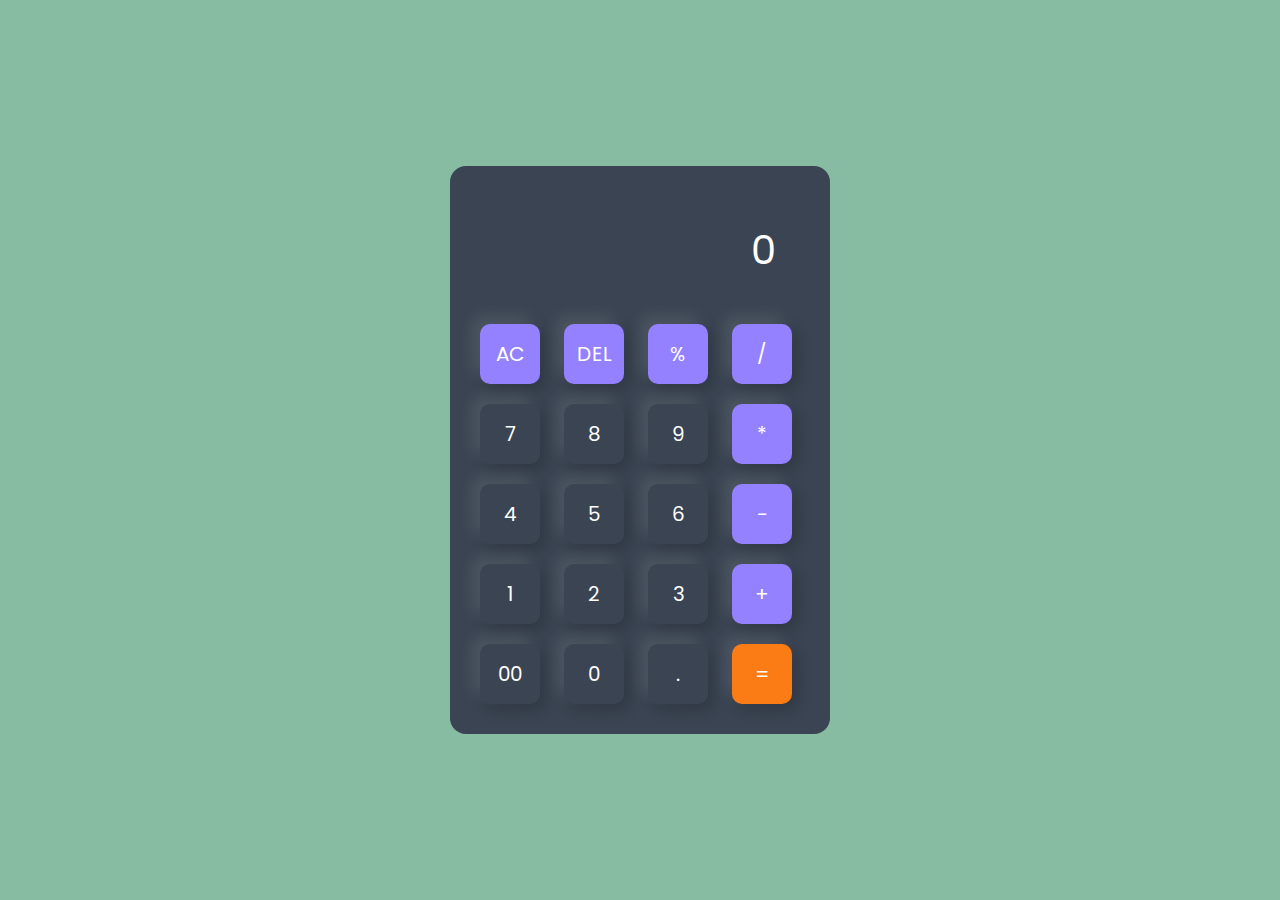
<file: Task1_Calculator/index.html>
<!-- ****************             Task1- Calculator                *********************** -->

<!DOCTYPE html>
<html lang="en">

<head>
    <meta charset="UTF-8" />
    <meta http-equiv="X-UA-Compatible" content="IE=edge" />
    <meta name="viewport" content="width=device-width, initial-scale=1.0" />
    <link rel="stylesheet" href="style.css" />
    <title>Calculator </title>
</head>

<body>
    <div class="container">
        <div class="calculator">
            <input type="text" id="inputBox" placeholder="0" />
            <div>
                <button class="button operator">AC</button>
                <button class="button operator">DEL</button>
                <button class="button operator">%</button>
                <button class="button operator">/</button>
            </div>
            <div>
                <button class="button">7</button>
                <button class="button">8</button>
                <button class="button">9</button>
                <button class="button operator">*</button>
            </div>
            <div>
                <button class="button">4</button>
                <button class="button">5</button>
                <button class="button">6</button>
                <button class="button operator">-</button>
            </div>
            <div>
                <button class="button">1</button>
                <button class="button">2</button>
                <button class="button">3</button>
                <button class="button operator">+</button>
            </div>

            <div>
                <button class="button">00</button>
                <button class="button">0</button>
                <button class="button">.</button>
                <button class="button equalBtn">=</button>
            </div>
        </div>
    </div>

    <script src="script.js"></script>
</body>

</html>
</file>
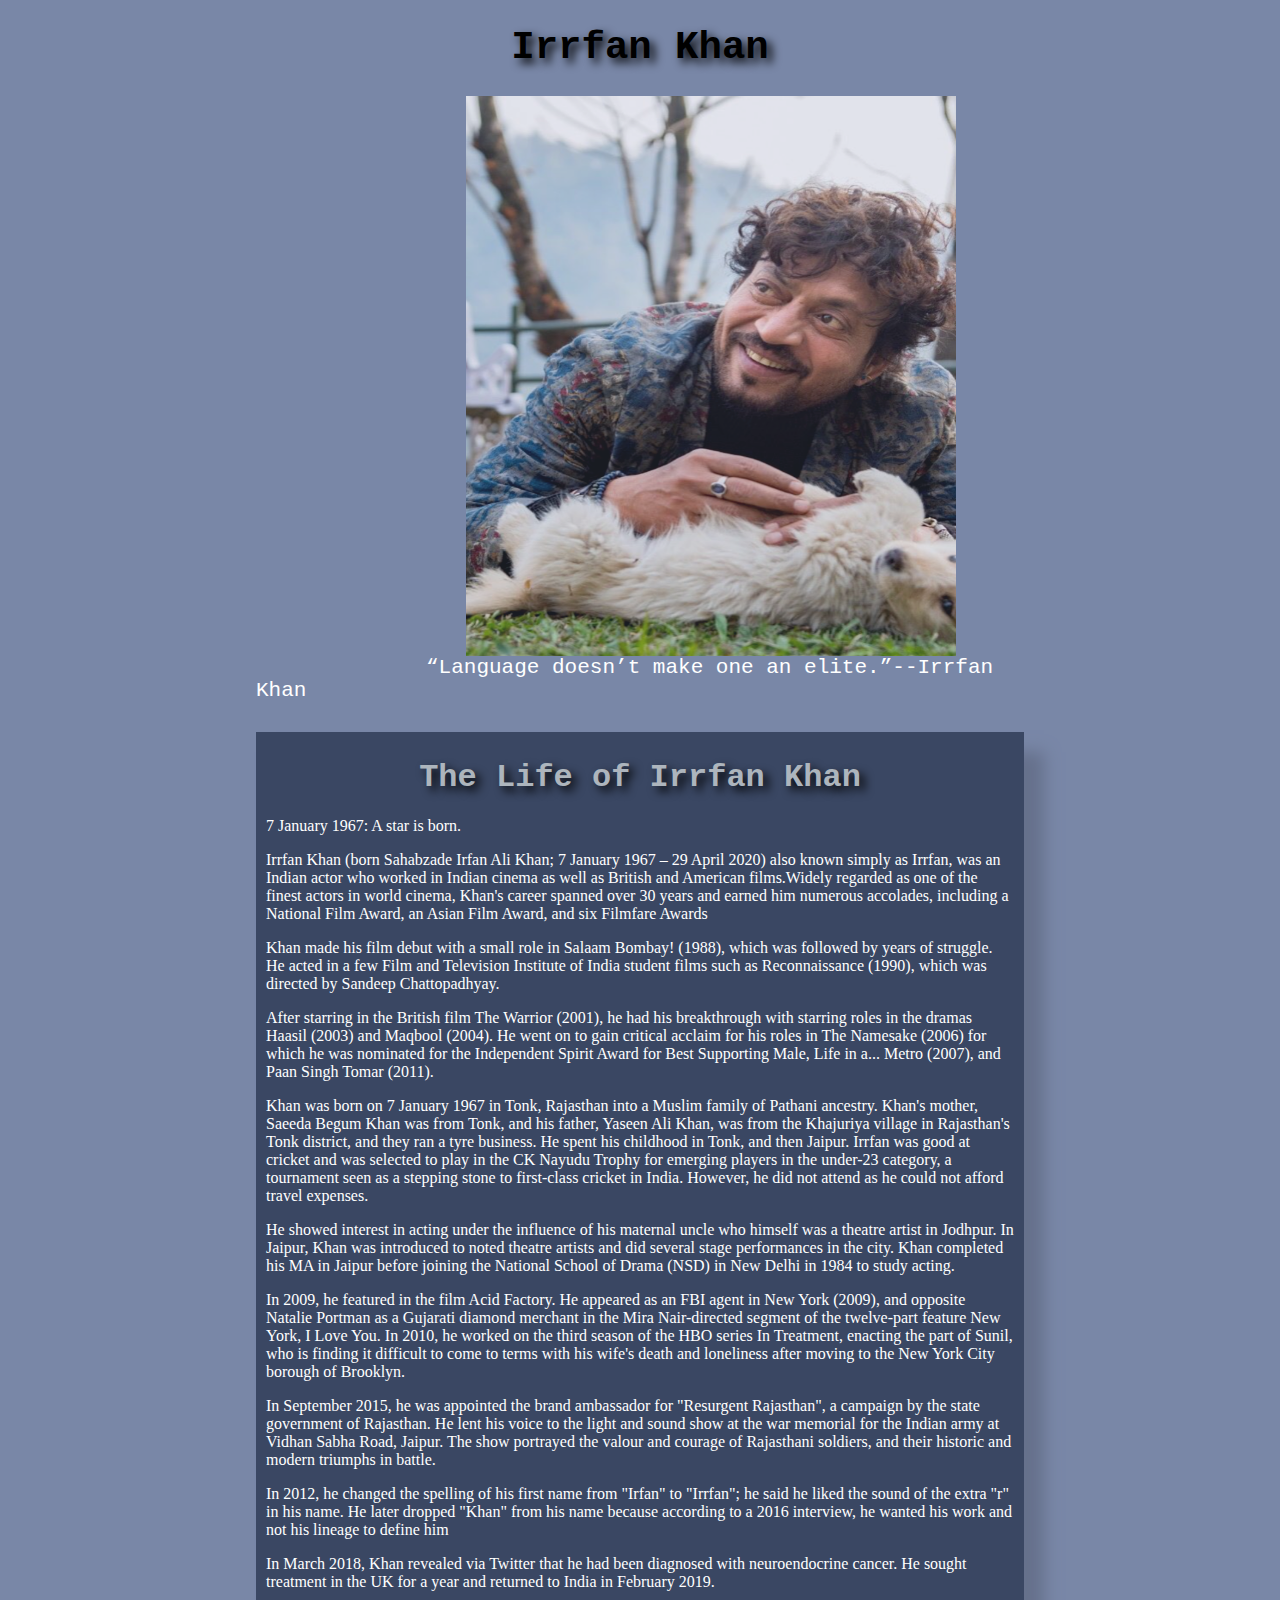
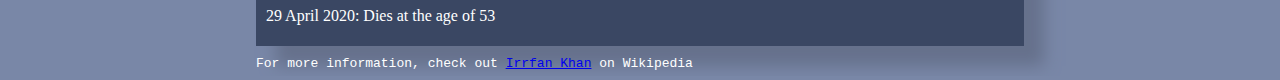
<file: Task2_Tribute-Page/index.html>
<!DOCTYPE html>
<html lang="en">

<head>
    <meta charset="UTF-8">
    <meta name="viewport" content="width=device-width, initial-scale=1.0">
    <meta http-equiv="X-UA-Compatible" content="ie=edge">
    <link rel="stylesheet" href="./css/style.css">
    <title>Tribute Page- Irrfan Khan</title>
</head>

<body>
    <main id="main">
        <h1 id="title">Irrfan Khan</h1>
        <div id="img-div">
            <!-- The img element should responsively resize, relative to the width of its parent element, without exceeding its original size. -->
            <!-- The img element should be centered within its parent element. -->
            <img src="irfaan khan.png" id="image" alt="Irrfan khan">
            <small id="img-caption">“Language doesn’t make one an elite.”--Irrfan Khan</small>
        </div>
        <div id="tribute-info">
            <h1 class="title"> The Life of Irrfan Khan</h1>
            <p>7 January 1967: A star is born.</p>

            <p>Irrfan Khan (born Sahabzade Irfan Ali Khan; 7 January 1967 – 29 April 2020) also known simply as Irrfan,
                was an Indian actor who worked in Indian cinema as well as British and American films.Widely regarded as
                one of the finest actors in world cinema, Khan's career spanned over 30 years and earned him numerous
                accolades, including a National Film Award, an Asian Film Award, and six Filmfare Awards</p>

            <p>Khan made his film debut with a small role in Salaam Bombay! (1988), which was followed by years of
                struggle. He acted in a few Film and Television Institute of India student films such as Reconnaissance
                (1990), which was directed by Sandeep Chattopadhyay.
            </p>

            <p>After starring in the British film The
                Warrior (2001), he had his breakthrough with starring roles in the dramas Haasil (2003) and Maqbool
                (2004). He went on to gain critical acclaim for his roles in The Namesake (2006) for which he was
                nominated for the Independent Spirit Award for Best Supporting Male, Life in a... Metro (2007), and Paan
                Singh Tomar (2011).</p>

            <p>Khan was born on 7 January 1967 in Tonk, Rajasthan into a Muslim family of Pathani ancestry.
                Khan's mother, Saeeda Begum Khan was from Tonk, and his father, Yaseen Ali Khan, was from the Khajuriya
                village in Rajasthan's Tonk district, and they ran a tyre business. He spent his
                childhood in Tonk, and then Jaipur. Irrfan was good at cricket and was selected to play in the CK Nayudu
                Trophy for emerging players in the under-23 category, a tournament seen as a stepping stone to
                first-class cricket in India. However, he did not attend as he could not afford travel expenses.</p>

            <p>He showed interest in acting under the influence of his maternal uncle who himself was a theatre artist
                in Jodhpur. In Jaipur, Khan was introduced to noted theatre artists and did several stage
                performances in the city. Khan completed his MA in Jaipur before joining the National School of Drama
                (NSD) in New Delhi in 1984 to study acting.</p>

            <p>In 2009, he featured in the film Acid Factory. He appeared as an FBI agent in New York (2009),
                and opposite Natalie Portman as a Gujarati diamond merchant in the Mira Nair-directed segment of the
                twelve-part feature New York, I Love You. In 2010, he worked on the third season of the HBO series
                In Treatment, enacting the part of Sunil, who is finding it difficult to come to terms with his wife's
                death and loneliness after moving to the New York City borough of Brooklyn.</p>

            <p>In September 2015, he was appointed the brand ambassador for "Resurgent Rajasthan", a campaign by the
                state government of Rajasthan. He lent his voice to the light and sound show at the war memorial for
                the Indian army at Vidhan Sabha Road, Jaipur. The show portrayed the valour and courage of Rajasthani
                soldiers, and their historic and modern triumphs in battle.</p>

            <p>In 2012, he changed the spelling of his first name from "Irfan" to "Irrfan"; he said he liked the sound
                of the extra "r" in his name. He later dropped "Khan" from his name because according to a 2016
                interview, he wanted his work and not his lineage to define him</p>

            <p> In March 2018, Khan revealed via Twitter that he had been diagnosed with neuroendocrine cancer. He
                sought treatment in the UK for a year and returned to India in February 2019.
            </p>

            <p> 29 April 2020: Dies at the age of 53</p>
        </div>
        <div id="space"></div>
        <div id="space"> For more information, check out <a id="tribute-link"
                href="https://en.wikipedia.org/wiki/Irrfan_Khan" target="_blank">Irrfan Khan</a> on Wikipedia</div>
        <div id="space"></div>
    </main>

</body>

</html>
</file>
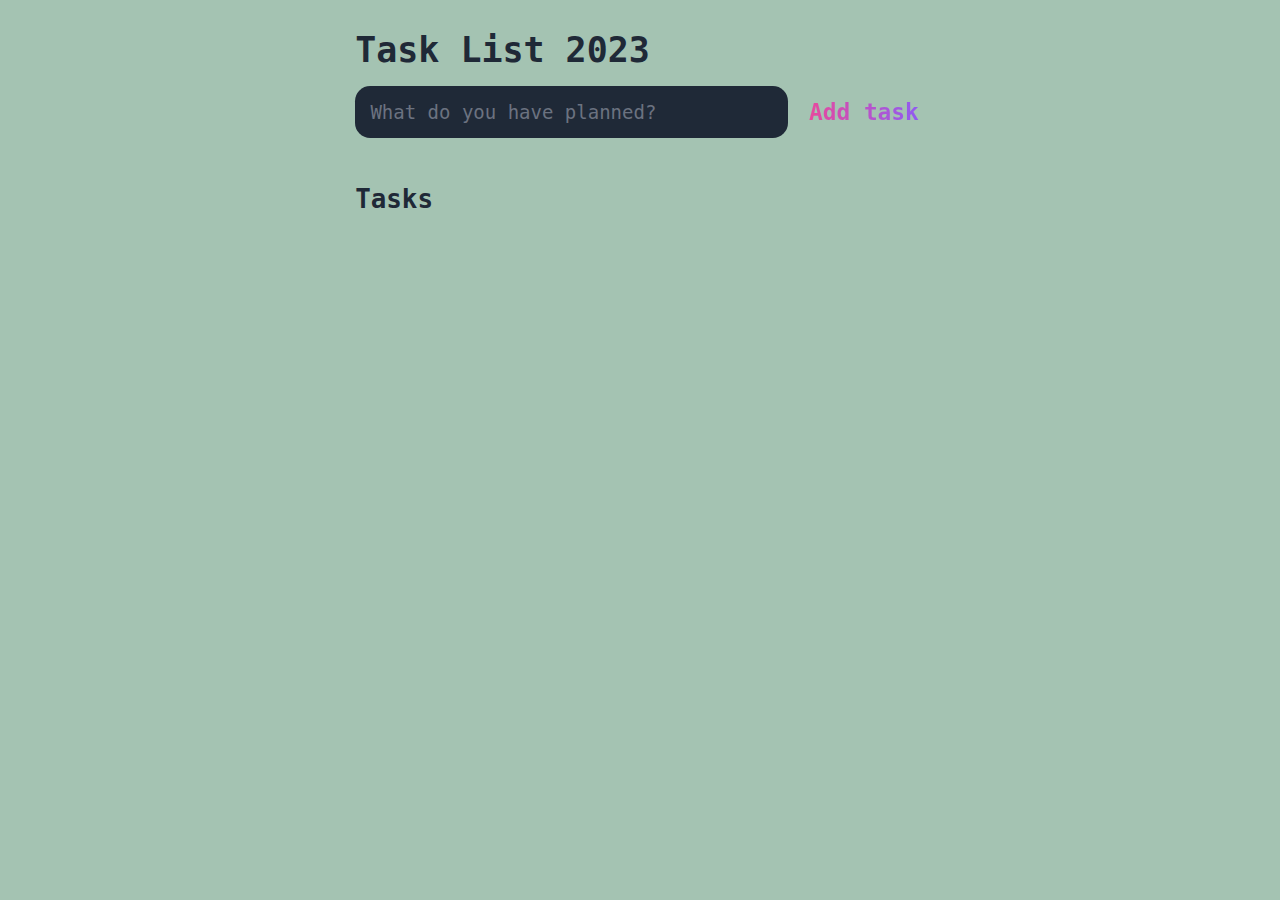
<file: Task3_To do List/index.html>
<!DOCTYPE html>
<html lang="en">

<head>
	<meta charset="UTF-8">
	<meta http-equiv="X-UA-Compatible" content="IE=edge">
	<meta name="viewport" content="width=device-width, initial-scale=1.0">
	<title>Task List 2023</title>

	<link rel="stylesheet" href="main.css" />
</head>

<body>

	<header>
		<h1>Task List 2023</h1>
		<form id="new-task-form">
			<input type="text" name="new-task-input" id="new-task-input" placeholder="What do you have planned?" />
			<input type="submit" id="new-task-submit" value="Add task" />
		</form>
	</header>
	<main>
		<section class="task-list">
			<h2>Tasks</h2>

			<div id="tasks">

			</div>
		</section>
	</main>

	<script src="main.js"></script>
</body>

</html>
</file>
<file: Task1_Calculator/style.css>
@import url('https://fonts.googleapis.com/css2?family=Poppins:wght@500&display=swap');

* {
    margin: 0;
    padding: 0;
    box-sizing: border-box;
    font-family: 'Poppins', sans-serif;
}

body {
    width: 100%;
    height: 100vh;
    background: #87bba2;
    display: flex;
    justify-content: center;
    align-items: center;
}

.calculator {
    padding: 20px;
    border-radius: 16px;
    background: #3a4452;

}

input {
    width: 320px;
    padding: 24px;
    margin: 10px;
    background: transparent;
    font-size: 40px;
    text-align: right;
    cursor: pointer;
    color: #ffffff;
    border-top-style: hidden;
    border-right-style: hidden;
    border-left-style: hidden;
    border-bottom-style: hidden;

}

input::placeholder {
    color: #ffffff;
}

button {
    border: 0;
    outline: 0;
    width: 60px;
    height: 60px;
    border-radius: 10px;
    box-shadow: -8px -8px 15px rgba(255, 255, 255, 0.1), 5px 5px 15px rgba(0, 0, 0, 0.2);
    background: transparent;
    font-size: 20px;
    color: #fff;
    cursor: pointer;
    margin: 10px;


}

.equalBtn {
    background-color: #fb7c14;

}

.operator {
    background-color: #9381ff;
    color: white;
}

button:hover {
    transform: scale(1.2);
}
</file>
<file: Task2_Tribute-Page/css/style.css>
body {
    /* background-color: rgb(0, 255, 0, 0.2); */
    background-color: #7987a7;
    margin: 0 20%;
    font-family: monospace;

}

#title {
    text-align: center;
    text-shadow: 5px 5px 10px black;
    font-size: 3em;

}

img {
    display: block;
    width: 490px;
    height: 560px;
    /* margin: 0 50% 0% 10%; */
    margin-left: 210px;
    opacity: 0.8;

}



#img-caption {
    color: white;
    margin-left: 170px;
    font-size: 21px;
    text-align: left;
}

div#tribute-info {
    /* background-color: rgba(0, 0, 0, 0.2); */
    background-color: #3a4763;
    box-shadow: 20px 20px 15px #66718c;
    padding: 5px 10px;
    margin-top: 30px;
    font-size: 16px;
    font-family: Nunito Sans;
    color: white;
}

h1.title {
    color: #adb5bd;
    text-align: center;
    text-shadow: 5px 5px 10px black;
    font-family: monospace;
}

div#space {
    height: 10px;
    color: white;
}
</file>
<file: Task3_To do List/main.css>
:root {
	--dark: #374151;
	--darker: #1F2937;
	--darkest: #111827;
	--grey: #6B7280;
	--pink: #EC4899;
	--purple: #8B5CF6;
	--light: #EEE;
}

* {
	margin: 0;
	box-sizing: border-box;
	font-family: monospace;
	font-size: 0.95rem;
}

body {
	display: flex;
	flex-direction: column;
	min-height: 100vh;
	color: #FFF;
	background-color: #a4c3b2;
}

header {
	padding: 2rem 1rem;
	max-width: 600px;
	width: 100%;
	margin: 0 auto;
}

header h1 {
	font-size: 2.3rem;
	font-weight: 115px;
	color: var(--darker);
	margin-bottom: 1rem;

}

#new-task-form {
	display: flex;
	;
}

input,
button {
	appearance: none;
	border: none;
	outline: none;
	background: none;
}

#new-task-input {
	flex: 1 1 0%;
	background-color: var(--darker);
	padding: 1rem;
	border-radius: 1rem;
	margin-right: 1rem;
	color: var(--light);
	font-size: 1.25rem;
}

#new-task-input::placeholder {
	color: var(--grey);
}

#new-task-submit {
	color: var(--pink);
	font-size: 1.5rem;
	font-weight: 700;
	background-image: linear-gradient(to right, var(--pink), var(--purple));
	-webkit-background-clip: text;
	-webkit-text-fill-color: transparent;
	cursor: pointer;
	transition: 0.4s;
}

#new-task-submit:hover {
	opacity: 0.8;
}

#new-task-submit:active {
	opacity: 0.6;
}

main {
	flex: 1 1 0%;
	max-width: 600px;
	width: 100%;
	margin: 0 auto;
}

.task-list {
	padding: 1rem;
}

.task-list h2 {
	font-size: 1.7rem;
	font-weight: 100px;
	color: var(--darker);
	margin-bottom: 1rem;
}

#tasks .task {
	display: flex;
	justify-content: space-between;
	background-color: var(--darkest);
	padding: 1rem;
	border-radius: 1rem;
	margin-bottom: 1rem;
	box-shadow: -8px -8px 15px rgba(246, 245, 245, 0.1), 5px 5px 15px rgba(7, 7, 7, 0.2);

}

.task .content {
	flex: 1 1 0%;
}

.task .content .text {
	color: var(--light);
	font-size: 1.125rem;
	width: 100%;
	display: block;
	transition: 0.4s;
}

.task .content .text:not(:read-only) {
	color: var(--pink);
}

.task .actions {
	display: flex;
	margin: 0 -0.5rem;
}

.task .actions button {
	cursor: pointer;
	margin: 0 0.5rem;
	font-size: 1.125rem;
	font-weight: 700;
	text-transform: uppercase;
	transition: 0.4s;
}

.task .actions button:hover {
	opacity: 0.8;
}

.task .actions button:active {
	opacity: 0.6;
}

.task .actions .edit {
	background-image: linear-gradient(to right, var(--pink), var(--purple));
	-webkit-background-clip: text;
	-webkit-text-fill-color: transparent;
}

.task .actions .delete {
	color: crimson;
}
</file>
